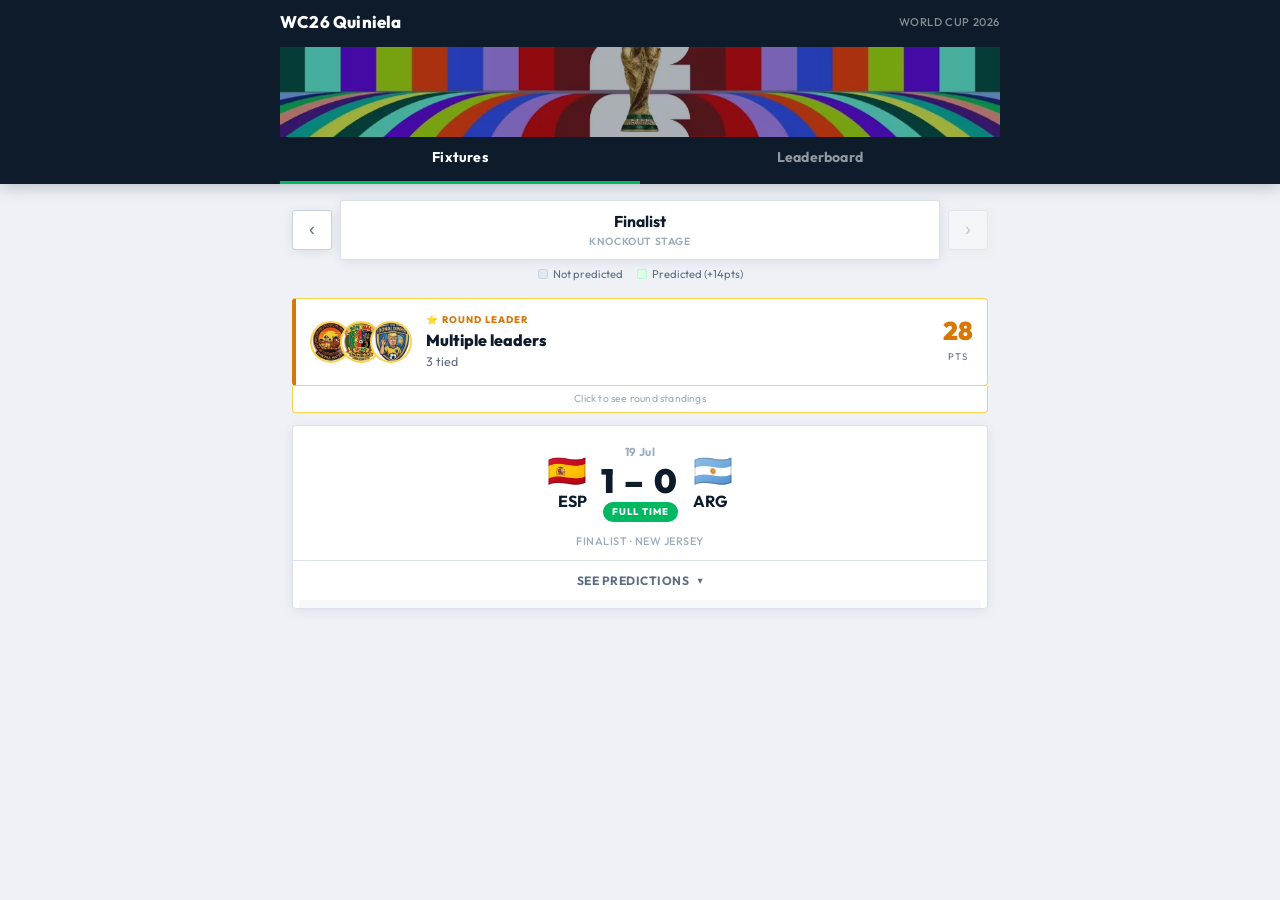
<file: index.html>
<!DOCTYPE html>
<html lang="en">
<head>
  <meta charset="UTF-8" />
  <meta name="viewport" content="width=device-width, initial-scale=1, viewport-fit=cover" />
  <title>WC26 Quiniela — Today's Fixtures</title>
  <meta name="theme-color" content="#0b1f2a" />
  <link rel="icon" href="data:image/svg+xml,%3Csvg xmlns='http://www.w3.org/2000/svg' viewBox='0 0 100 100'%3E%3Ctext y='.9em' font-size='90'%3E%E2%9A%BD%3C/text%3E%3C/svg%3E" />
  <link rel="preconnect" href="https://fonts.googleapis.com" />
  <link rel="preconnect" href="https://fonts.gstatic.com" crossorigin />
  <link href="https://fonts.googleapis.com/css2?family=Outfit:wght@400;500;600;700;800&display=swap" rel="stylesheet" />
  <link rel="stylesheet" href="css/styles.css" />
</head>
<body>
  <header class="topbar">
    <div class="topbar-brand">
      <div class="wrap">
        <div class="brand">
          <span>WC26 Quiniela</span>
          <span class="sub">World Cup 2026</span>
        </div>
      </div>
    </div>
    <div class="topbar-image"></div>
    <div class="topbar-nav">
      <div class="wrap">
        <nav class="nav">
          <a href="index.html" class="active">Fixtures</a>
          <a href="leaderboard.html">Leaderboard</a>
        </nav>
      </div>
    </div>
  </header>

  <main class="page">
    <div class="datenav">
      <button id="prevDay" aria-label="Previous day">‹</button>
      <div class="date" id="dateLabel">—</div>
      <button id="nextDay" aria-label="Next day">›</button>
    </div>
    <button class="today-jump" id="todayJump">Jump to today</button>

    <div class="legend">
      <span><i style="background:#16a34a"></i> Exact (4)</span>
      <span><i style="background:#d97706"></i> Result + GD (2)</span>
      <span><i style="background:#94a3b8"></i> Result (1)</span>
      <span><i style="background:#ef4444"></i> Miss (0)</span>
    </div>

    <div id="matches"></div>
  </main>

  <script src="js/teams.js"></script>
  <script src="js/scoring.js"></script>
  <script src="js/data.js"></script>
  <script src="js/index.js"></script>
  <script src="js/easter-egg.js"></script>
</body>
</html>
</file>
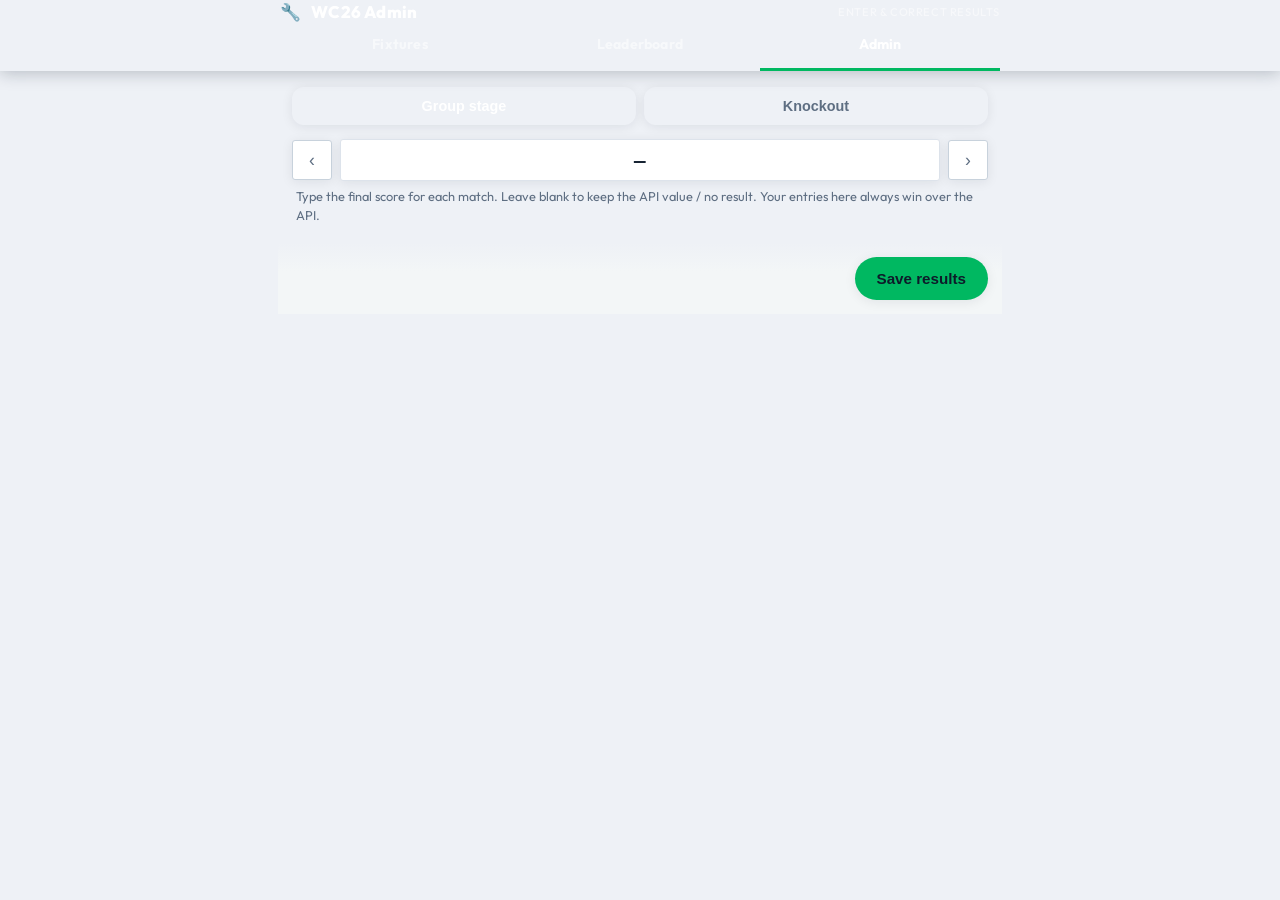
<file: admin.html>
<!DOCTYPE html>
<html lang="en">
<head>
  <meta charset="UTF-8" />
  <meta name="viewport" content="width=device-width, initial-scale=1, viewport-fit=cover" />
  <title>WC26 Quiniela — Admin</title>
  <meta name="theme-color" content="#0b1f2a" />
  <link rel="icon" href="data:image/svg+xml,%3Csvg xmlns='http://www.w3.org/2000/svg' viewBox='0 0 100 100'%3E%3Ctext y='.9em' font-size='90'%3E%E2%9A%BD%3C/text%3E%3C/svg%3E" />
  <link rel="preconnect" href="https://fonts.googleapis.com" />
  <link rel="preconnect" href="https://fonts.gstatic.com" crossorigin />
  <link href="https://fonts.googleapis.com/css2?family=Outfit:wght@400;500;600;700;800&display=swap" rel="stylesheet" />
  <link rel="stylesheet" href="css/styles.css" />
  <link rel="stylesheet" href="css/admin.css" />
</head>
<body>
  <header class="topbar">
    <div class="wrap">
      <div class="brand">
        <span class="ball">🔧</span>
        <span>WC26 Admin</span>
        <span class="sub">Enter & correct results</span>
      </div>
      <nav class="nav">
        <a href="index.html">Fixtures</a>
        <a href="leaderboard.html">Leaderboard</a>
        <a href="admin.html" class="active">Admin</a>
      </nav>
    </div>
  </header>

  <main class="page">
    <div class="admin-tabs">
      <button id="tabGroup" class="active">Group stage</button>
      <button id="tabKo">Knockout</button>
    </div>

    <section id="groupPane">
      <div class="datenav">
        <button id="prevDay" aria-label="Previous day">‹</button>
        <div class="date" id="dateLabel">—</div>
        <button id="nextDay" aria-label="Next day">›</button>
      </div>
      <p class="admin-hint">Type the final score for each match. Leave blank to keep the API value / no result. Your entries here always win over the API.</p>
      <div id="groupEditor"></div>
    </section>

    <section id="koPane" hidden>
      <p class="admin-hint">For each round, list the FIFA codes of the teams that reached it, separated by spaces or commas. Champion is one code. Normally the API fills this in — only use it to fix mistakes.</p>
      <div id="koEditor"></div>
      <details class="codes-help">
        <summary>Show all team codes</summary>
        <div id="codeList"></div>
      </details>
    </section>

    <div class="savebar">
      <span id="saveStatus"></span>
      <button id="saveBtn">Save results</button>
    </div>
  </main>

  <script src="js/teams.js"></script>
  <script src="js/data.js"></script>
  <script src="js/admin.js"></script>
</body>
</html>
</file>
<file: css/styles.css>
:root {
  --bg:        #eef1f6;
  --surface:   #ffffff;
  --surface-2: #f6f8fb;
  --header:    #0d1b2a;
  --border:    #dde3eb;
  --border-2:  #c8d2dc;
  --ink:       #0d1b2a;
  --ink-soft:  #5e6e82;
  --ink-muted: #9aacbc;
  --accent:    #00b861;
  --accent-bg: rgba(0,184,97,0.10);
  --navy:      #0d1b2a;
  --gold:      #d97706;
  --gold-bg:   #fef3c7;
  --silver:    #64748b;
  --bronze:    #92400e;
  --pill-exact: #16a34a;
  --pill-good:  #d97706;
  --pill-ok:    #94a3b8;
  --pill-zero:  #ef4444;
  --shadow:    0 2px 12px rgba(13,27,42,0.08);
  --shadow-md: 0 4px 20px rgba(13,27,42,0.12);
  --radius: 4px;
  font-synthesis-weight: none;
}

* { box-sizing: border-box; }
html, body { margin: 0; padding: 0; }
body {
  font-family: "Outfit", system-ui, -apple-system, "Segoe UI", Roboto, sans-serif;
  color: var(--ink);
  background: var(--bg);
  -webkit-font-smoothing: antialiased;
  line-height: 1.45;
}

/* ═══════════════════════════════════════
   HEADER
═══════════════════════════════════════ */
.topbar {
  position: sticky; top: 0; z-index: 20;
  box-shadow: 0 2px 16px rgba(13,27,42,0.25);
}
.topbar-brand {
  background: var(--header);
  padding: 10px 12px 13px;
}
.topbar-image {
  background: var(--header);
}
.topbar-image::before {
  content: '';
  display: block;
  max-width: 720px;
  margin: 0 auto;
  height: 90px;
  background:
    linear-gradient(rgba(13,27,42,0.35), rgba(13,27,42,0.35)),
    url('../assets/wc26-brand.avif') center / cover;
}
.topbar-nav {
  background: var(--header);
}
.topbar .wrap { max-width: 720px; margin: 0 auto; }

.brand {
  display: flex; align-items: center; gap: 10px;
  font-weight: 800; font-size: 1.05rem; letter-spacing: 0.2px; color: #fff;
}
.brand .sub {
  margin-left: auto; font-weight: 500; font-size: 0.7rem;
  color: rgba(255,255,255,0.5); letter-spacing: 0.6px; text-transform: uppercase;
}

.nav { display: flex; }
.nav a {
  flex: 1; text-align: center; text-decoration: none;
  color: rgba(255,255,255,0.55); padding: 10px 12px 13px;
  font-weight: 700; font-size: 0.88rem; letter-spacing: 0.2px;
  border-bottom: 3px solid transparent;
  transition: color 0.15s, border-color 0.15s;
}
.nav a.active  { color: #fff; border-bottom-color: var(--accent); }
.nav a:hover:not(.active) { color: rgba(255,255,255,0.85); }

/* ═══════════════════════════════════════
   LAYOUT
═══════════════════════════════════════ */
.page { max-width: 720px; margin: 0 auto; padding: 16px 12px 60px; }

/* ═══════════════════════════════════════
   DATE NAVIGATOR
═══════════════════════════════════════ */
.datenav {
  display: flex; align-items: center; gap: 8px; margin-bottom: 6px;
}
.datenav button {
  border: 1px solid var(--border-2); background: var(--surface);
  color: var(--ink-soft); width: 40px; height: 40px; border-radius: 3px;
  font-size: 1.1rem; cursor: pointer; flex: none;
  box-shadow: var(--shadow); transition: background 0.15s, color 0.15s;
}
.datenav button:hover:not(:disabled) { background: var(--surface-2); color: var(--ink); }
.datenav button:disabled { opacity: 0.3; cursor: default; }
.datenav .date {
  flex: 1; text-align: center; font-weight: 700; font-size: 0.98rem;
  background: var(--surface); border: 1px solid var(--border);
  border-radius: 3px; padding: 9px 12px; box-shadow: var(--shadow);
}
.datenav .date small {
  display: block; font-weight: 600; color: var(--ink-muted);
  font-size: 0.65rem; text-transform: uppercase; letter-spacing: 0.6px; margin-top: 2px;
}

.today-jump {
  display: block; margin: 0 auto 14px; border: none; background: none;
  color: var(--accent); font-weight: 700; font-size: 0.8rem;
  cursor: pointer; font-family: inherit; letter-spacing: 0.2px;
}

/* ═══════════════════════════════════════
   SCORING LEGEND
═══════════════════════════════════════ */
.legend {
  display: flex; flex-wrap: wrap; gap: 6px 14px; justify-content: center;
  margin: 2px 0 16px; font-size: 0.7rem; color: var(--ink-soft);
}
.legend span { display: inline-flex; align-items: center; gap: 5px; }
.legend i { width: 10px; height: 10px; border-radius: 2px; display: inline-block; }

/* ═══════════════════════════════════════
   PLAYER OF THE DAY
═══════════════════════════════════════ */
/* Expandable wrapper for KO round POTD */
.potd-expandable {
  border-radius: var(--radius); margin-bottom: 12px;
  cursor: pointer; user-select: none;
}
.potd-expandable .potd {
  border-radius: var(--radius) var(--radius) 0 0; margin-bottom: 0;
  transition: border-radius 0.15s;
}
.potd-expandable:not(.open) .potd { border-radius: var(--radius); }
.potd-hint {
  margin: 0; text-align: center; font-size: 0.65rem; color: var(--ink-muted);
  padding: 5px 0 6px; letter-spacing: 0.2px;
  background: var(--surface); border: 1px solid #fcd34d; border-top: none;
  border-radius: 0 0 var(--radius) var(--radius);
  transition: opacity 0.15s;
}
.potd-expandable.open .potd-hint { display: none; }
.round-scores {
  display: none; background: var(--surface);
  border: 1px solid #fcd34d; border-top: none;
  border-radius: 0 0 var(--radius) var(--radius);
  padding: 8px 12px 10px;
}
.potd-expandable.open .round-scores { display: block; }
.round-score-row {
  display: flex; align-items: center; gap: 8px;
  padding: 5px 4px; border-bottom: 1px solid var(--border);
  font-size: 0.82rem;
}
.round-score-row:last-child { border-bottom: none; }
.round-score-row.leader { font-weight: 700; }
.rs-rank { width: 22px; text-align: center; font-size: 0.8rem; flex: none; }
.rs-who  { flex: 1; min-width: 0; }
.rs-team { display: block; font-weight: 700; font-size: 0.82rem; color: var(--ink); white-space: nowrap; overflow: hidden; text-overflow: ellipsis; }
.rs-player { display: block; font-size: 0.7rem; color: var(--ink-soft); margin-top: 1px; }
.rs-pts { font-weight: 800; color: var(--navy); font-size: 0.88rem; flex: none; }
.round-score-row.leader .rs-pts { color: var(--gold-dark, #b45309); }
.potd-logo.sm { width: 26px; height: 26px; border-width: 1px; flex: none; }

.potd {
  display: flex; align-items: center; gap: 14px;
  background: var(--surface); border: 1px solid #fcd34d;
  border-left: 4px solid var(--gold); border-radius: var(--radius);
  box-shadow: var(--shadow); padding: 14px; margin-bottom: 12px;
}
.potd-expandable .potd { margin-bottom: 0; box-shadow: none; }
.potd-faces { display: flex; flex: none; }
.potd-logo {
  width: 52px; height: 52px; border-radius: 50%; object-fit: cover;
  border: 2px solid #fcd34d; background: var(--surface-2);
}
.potd.tie .potd-logo { width: 42px; height: 42px; margin-left: -12px; }
.potd.tie .potd-logo:first-child { margin-left: 0; }
.potd-body { flex: 1; min-width: 0; }
.potd-label {
  font-size: 0.6rem; font-weight: 800; text-transform: uppercase;
  letter-spacing: 1px; color: var(--gold);
}
.potd-team {
  font-size: 1rem; font-weight: 800; color: var(--ink);
  white-space: nowrap; overflow: hidden; text-overflow: ellipsis; margin-top: 2px;
}
.potd-player { font-size: 0.78rem; color: var(--ink-soft); margin-top: 1px; }
.potd-pts { flex: none; text-align: center; }
.potd-pts .n { display: block; font-size: 1.6rem; font-weight: 900; color: var(--gold); line-height: 1; }
.potd-pts .l { font-size: 0.6rem; text-transform: uppercase; letter-spacing: 0.8px; color: var(--ink-soft); }

/* ═══════════════════════════════════════
   GROUP STAGE SUMMARY
═══════════════════════════════════════ */
.gs-summary { padding-bottom: 8px; }
.gs-summary-header {
  background: var(--surface); border: 1px solid var(--border);
  border-radius: var(--radius); box-shadow: var(--shadow);
  padding: 16px; margin-bottom: 14px; text-align: center;
}
.gs-summary-title { font-size: 1.1rem; font-weight: 800; color: var(--navy); }
.gs-summary-sub { font-size: 0.78rem; color: var(--ink-soft); margin-top: 3px; }

.gs-groups-grid {
  display: grid; grid-template-columns: 1fr 1fr; gap: 8px; margin-bottom: 14px;
}
.gs-group-card {
  background: var(--surface); border: 1px solid var(--border);
  border-radius: var(--radius); box-shadow: var(--shadow); overflow: hidden;
}
.gs-group-header {
  background: var(--navy); color: #fff;
  font-size: 0.65rem; font-weight: 800; text-transform: uppercase;
  letter-spacing: 0.8px; padding: 5px 10px;
}
.gs-team-row {
  display: flex; align-items: center; gap: 5px;
  padding: 5px 8px; border-bottom: 1px solid var(--border); font-size: 0.72rem;
}
.gs-team-row:last-child { border-bottom: none; }
.gs-team-row.eliminated { opacity: 0.38; }
.gs-pos { width: 22px; font-size: 0.6rem; color: var(--ink-muted); font-weight: 600; flex: none; }
.gs-flag { font-size: 1rem; line-height: 1; flex: none; }
.gs-name { flex: 1; font-weight: 600; color: var(--ink); white-space: nowrap; overflow: hidden; text-overflow: ellipsis; }
.gs-pts-badge { font-size: 0.6rem; color: var(--ink-muted); flex: none; }
.gs-q  { color: #16a34a; font-size: 0.75rem; font-weight: 800; flex: none; }
.gs-out{ color: var(--ink-muted); font-size: 0.7rem; flex: none; opacity: 0.5; }

.gs-standings-section {
  background: var(--surface); border: 1px solid var(--border);
  border-radius: var(--radius); box-shadow: var(--shadow); overflow: hidden;
}
.gs-standings-title {
  font-size: 0.65rem; font-weight: 800; text-transform: uppercase;
  letter-spacing: 0.8px; color: var(--ink-soft);
  padding: 10px 14px 6px; border-bottom: 1px solid var(--border);
}
.gs-standings { padding: 4px 10px 6px; }

/* ═══════════════════════════════════════
   MATCH CARD
═══════════════════════════════════════ */
.match {
  background: var(--surface); border: 1px solid var(--border);
  border-radius: var(--radius); margin-bottom: 10px;
  overflow: hidden; box-shadow: var(--shadow);
}
.match-head {
  display: grid; grid-template-columns: 1fr auto 1fr;
  align-items: center; gap: 8px; padding: 18px 16px 12px; cursor: pointer;
}
.team { display: flex; flex-direction: column; align-items: center; gap: 4px; text-align: center; }
.team.home { align-items: flex-end; text-align: right; }
.team.away { align-items: flex-start; text-align: left; }
.team .flag { font-size: 2rem; line-height: 1; }
.team .nm { font-weight: 700; font-size: 0.88rem; color: var(--ink); }

.score { text-align: center; min-width: 90px; }
.fixture-date { font-size: 0.72rem; font-weight: 700; color: var(--ink-muted); letter-spacing: 0.3px; margin-bottom: 3px; }
.score .big {
  font-weight: 900; font-size: 1.8rem; letter-spacing: 2px;
  color: var(--navy); line-height: 1;
}
.score .status {
  display: inline-block; margin-top: 5px; font-size: 0.6rem; font-weight: 800;
  text-transform: uppercase; letter-spacing: 1px; padding: 3px 9px; border-radius: 999px;
}
.status.ft       { background: var(--accent); color: #fff; }
.status.upcoming { background: var(--navy);   color: #fff; }
.tz-note         { font-size: 0.55rem; opacity: 0.75; font-weight: 600; letter-spacing: 0.5px; }
.pen-result      { margin-top: 5px; font-size: 0.68rem; font-weight: 600; color: var(--ink-soft); }

.match-meta {
  text-align: center; color: var(--ink-muted); font-size: 0.68rem;
  padding: 0 16px 10px; border-bottom: 1px solid var(--border);
  text-transform: uppercase; letter-spacing: 0.5px; font-weight: 500;
}

/* ═══════════════════════════════════════
   EXPAND / COLLAPSE
═══════════════════════════════════════ */
.preds-toggle {
  width: 100%; border: none; background: transparent; cursor: pointer;
  display: flex; align-items: center; justify-content: center; gap: 8px;
  padding: 12px; font-weight: 700; font-size: 0.75rem;
  color: var(--ink-soft); font-family: inherit; letter-spacing: 0.5px;
  text-transform: uppercase; transition: color 0.15s;
}
.preds-toggle:hover { color: var(--ink); }
.preds-toggle .chev { transition: transform 0.25s ease; font-size: 0.65rem; }
.match.open .preds-toggle .chev { transform: rotate(180deg); }
.match.open .preds-toggle { color: var(--accent); }

.preds-wrap {
  display: grid; grid-template-rows: 0fr;
  transition: grid-template-rows 0.28s ease;
}
.match.open .preds-wrap { grid-template-rows: 1fr; }
.preds-wrap > .preds { overflow: hidden; min-height: 0; }

/* ═══════════════════════════════════════
   PREDICTIONS
═══════════════════════════════════════ */
.preds { padding: 0 6px 8px; }
.pred {
  display: grid; grid-template-columns: 28px minmax(0,1fr) auto 40px 34px;
  align-items: center; gap: 8px; padding: 8px; border-radius: 3px;
}
.pred:nth-child(odd) { background: var(--surface-2); }
.pred .logo {
  width: 28px; height: 28px; border-radius: 50%; object-fit: cover;
  background: var(--bg); border: 1px solid var(--border);
}
.pred .team-name {
  font-weight: 700; font-size: 0.82rem; white-space: nowrap;
  overflow: hidden; text-overflow: ellipsis; color: var(--ink);
}
.pred .player-name {
  color: var(--ink-muted); font-size: 0.72rem; white-space: nowrap; text-align: right;
}
.pred .guess {
  font-weight: 800; font-size: 0.88rem; color: var(--ink);
  letter-spacing: 1px; text-align: center; font-variant-numeric: tabular-nums;
}
.pred .pts {
  font-weight: 800; font-size: 0.78rem; min-width: 30px; text-align: center;
  padding: 3px 0; border-radius: 6px;
}
.pts.p4 { background: var(--pill-exact); color: #fff; }
.pts.p2 { background: var(--pill-good);  color: #fff; }
.pts.p1 { background: var(--pill-ok);    color: #fff; }
.pts.p0 { background: var(--pill-zero);  color: #fff; }
.pts.pending { background: transparent; color: var(--ink-muted); font-size: 1rem; }

/* ═══════════════════════════════════════
   KNOCKOUT ROUND CARD
═══════════════════════════════════════ */
.ko-adv-section {
  display: flex; flex-wrap: wrap; gap: 5px;
  padding: 14px 16px 10px;
  border-bottom: 1px solid var(--border);
}
.ko-adv-chip {
  display: inline-flex; align-items: center; gap: 3px;
  background: var(--surface-alt, #f1f5f9); border: 1px solid var(--border);
  border-radius: 5px; padding: 3px 7px;
  font-size: 0.72rem; font-weight: 600; color: var(--ink);
}
.ko-code { font-size: 0.65rem; opacity: 0.7; }

/* Knockout prediction rows */
.ko-pred {
  display: grid;
  grid-template-columns: 40px 1fr auto auto;
  grid-template-rows: auto auto;
  align-items: start;
  gap: 0 10px;
  padding: 10px 12px;
  border-bottom: 1px solid var(--border);
}
.ko-pred .logo        { grid-row: 1 / 3; align-self: center; }
.ko-pred .pred-meta   { grid-column: 2; }
.ko-pred .ko-picks    { grid-column: 2 / 4; grid-row: 2; display: flex; flex-wrap: wrap; gap: 4px; margin-top: 6px; }
.ko-pred .ko-pts-badge { grid-column: 4; grid-row: 1; align-self: center; font-weight: 800; font-size: 0.85rem; color: var(--accent); white-space: nowrap; }

.ko-pick-chip {
  display: inline-flex; align-items: center; gap: 2px;
  padding: 2px 6px; border-radius: 4px;
  font-size: 0.68rem; font-weight: 600;
}
.ko-pick-chip.hit  { background: #dcfce7; color: #15803d; }
.ko-pick-chip.miss { background: #f1f5f9; color: #94a3b8; text-decoration: line-through; }

/* Knockout match pred row — overrides .pred's 5-col grid to 4 cols */
.ko-match-pred { grid-template-columns: 28px 1fr auto 34px !important; align-items: center; }
.ko-pred-who { display: flex; flex-direction: column; justify-content: center; min-width: 0; }
.ko-match-pred .player-name {
  text-align: left; font-size: 0.82rem; font-weight: 700; color: var(--ink);
}
.ko-progress-hint { font-size: 0.62rem; color: var(--ink-soft); margin-top: 2px; white-space: nowrap; overflow: hidden; text-overflow: ellipsis; }
.ko-match-picks { display: flex; gap: 5px; align-items: center; flex-wrap: nowrap; }

/* Team outcome chips — always shown for both teams in a KO match */
.ko-team-chip {
  display: inline-flex; align-items: center; gap: 3px;
  padding: 2px 7px; border-radius: 5px;
  font-size: 0.7rem; font-weight: 600; white-space: nowrap;
  border: 1px solid transparent;
}
/* picked for this round → green +pts; rooting = picked here AND in next round too */
.ko-team-chip.correct { background: #dcfce7; color: #15803d; border-color: #bbf7d0; }
.ko-team-chip.rooting { background: #dcfce7; color: #15803d; border: 2px solid #166534; padding: 1px 6px; }
.ko-team-chip.out     { background: var(--bg); color: var(--ink-muted); border-color: var(--border); opacity: 0.45; }
.chip-pts { font-size: 0.72em; font-weight: 700; margin-left: 2px; opacity: 0.75; }

/* TBD split-flag display before a source match is settled */
.tbd-flags { font-size: 0.85em; opacity: 0.8; }

/* Cap POTD logos when many co-winners */
.potd-extra {
  display: inline-flex; align-items: center; justify-content: center;
  background: var(--bg); border: 1px solid var(--border);
  font-size: 0.65rem; font-weight: 700; color: var(--ink-soft);
  border-radius: 50%; width: 44px; height: 44px;
}

/* ═══════════════════════════════════════
   EMPTY STATE
═══════════════════════════════════════ */
.empty {
  background: var(--surface); border: 1px solid var(--border);
  border-radius: var(--radius); box-shadow: var(--shadow);
  padding: 48px 20px; text-align: center; color: var(--ink-soft);
}
.empty .big { font-size: 2.5rem; margin-bottom: 8px; }

/* ═══════════════════════════════════════
   LEADERBOARD
═══════════════════════════════════════ */
.lb-title {
  font-size: 0.7rem; font-weight: 800; margin: 4px 0 10px;
  text-transform: uppercase; letter-spacing: 1px; color: var(--ink-muted);
}

.lb-row {
  display: grid; grid-template-columns: 30px 44px 1fr auto;
  align-items: center; gap: 12px;
  background: var(--surface); border: 1px solid var(--border);
  border-radius: var(--radius); padding: 11px 14px; margin-bottom: 6px;
  box-shadow: var(--shadow); border-left-width: 4px;
}
.lb-row        { border-left-color: var(--border); }
.lb-row.top1   { border-left-color: var(--gold); }
.lb-row.top2   { border-left-color: var(--silver); }
.lb-row.top3   { border-left-color: var(--bronze); }

.lb-row .rank {
  font-weight: 900; font-size: 1rem; color: var(--ink-muted);
  text-align: center; font-variant-numeric: tabular-nums;
}
.lb-row.top1 .rank { color: var(--gold); }
.lb-row.top2 .rank { color: var(--silver); }
.lb-row.top3 .rank { color: var(--bronze); }

.lb-row .logo {
  width: 44px; height: 44px; border-radius: 50%; object-fit: cover;
  background: var(--bg); border: 1px solid var(--border);
}
.lb-row .who .name { font-weight: 700; font-size: 0.9rem; color: var(--ink); }
.lb-row .who .team { display: block; text-align: left; color: var(--ink-soft); font-size: 0.74rem; margin-top: 1px; }
.lb-row .who .split { color: var(--ink-muted); font-size: 0.68rem; margin-top: 2px; }
.lb-row .total { text-align: right; }
.lb-row .total .n {
  font-weight: 900; font-size: 1.5rem; line-height: 1;
  color: var(--navy); font-variant-numeric: tabular-nums;
}
.lb-row .total .l {
  font-size: 0.6rem; color: var(--ink-muted);
  text-transform: uppercase; letter-spacing: 0.8px;
}

.note-card {
  background: var(--gold-bg); border: 1px solid #fcd34d;
  color: #92400e; border-radius: var(--radius);
  padding: 12px 14px; font-size: 0.8rem; margin-bottom: 14px; line-height: 1.5;
}

/* ═══════════════════════════════════════
   FRESHNESS
═══════════════════════════════════════ */
.freshness {
  display: inline-flex; align-items: center; gap: 5px;
  font-size: 0.68rem; font-weight: 700; border-radius: 20px;
  padding: 4px 10px; margin-bottom: 12px;
  text-transform: uppercase; letter-spacing: 0.5px;
}
.freshness.up-to-date { background: var(--accent-bg); color: var(--accent); }
.freshness.stale      { background: var(--gold-bg);   color: var(--gold); }

/* ═══════════════════════════════════════
   LOGO MODAL
═══════════════════════════════════════ */
.leaderboard-page img.logo { cursor: zoom-in; }

.logo-modal-overlay {
  display: none;
  position: fixed; top: 0; left: 0; right: 0; bottom: 0;
  width: 100%; height: 100%; z-index: 9999;
  background: rgba(13,27,42,0.88);
  backdrop-filter: blur(8px); -webkit-backdrop-filter: blur(8px);
  align-items: center; justify-content: center;
  flex-direction: column; gap: 16px; cursor: zoom-out;
}
.logo-modal-overlay.open { display: flex; }
.logo-modal-overlay img {
  max-width: min(300px, 86vw); max-height: min(300px, 58vh);
  object-fit: contain; border-radius: 16px;
  filter: drop-shadow(0 8px 40px rgba(0,0,0,0.5));
  animation: modal-pop 0.18s ease;
}
.logo-modal-label {
  color: #fff; font-size: 0.88rem; font-weight: 700;
  text-align: center; max-width: 280px; letter-spacing: 0.2px;
}
@keyframes modal-pop {
  from { transform: scale(0.8); opacity: 0; }
  to   { transform: scale(1);   opacity: 1; }
}

/* ═══════════════════════════════════════
   WINNER MODAL
═══════════════════════════════════════ */
.wm-overlay {
  position: fixed; inset: 0; z-index: 9998;
  background: rgba(13,27,42,0.82);
  display: flex; align-items: center; justify-content: center;
  opacity: 0; transition: opacity 0.35s ease;
  pointer-events: none;
}
.wm-overlay.open { opacity: 1; pointer-events: all; }

.wm-confetti {
  position: absolute; inset: 0; overflow: hidden; pointer-events: none;
}
.cp {
  position: absolute; top: -20px; width: 9px; height: 9px;
  opacity: 0;
}
@keyframes confetti-fall {
  0%   { top: -20px; opacity: 1; }
  90%  { opacity: 1; }
  100% { top: 110vh; opacity: 0; }
}
@keyframes confetti-spin-cw  { to { transform: rotate(720deg); } }
@keyframes confetti-spin-ccw { to { transform: rotate(-720deg); } }

.wm-card {
  position: relative; z-index: 1;
  background: var(--surface);
  border-radius: 8px; padding: 36px 32px 28px;
  text-align: center; max-width: 340px; width: 90%;
  box-shadow: 0 24px 64px rgba(0,0,0,0.45);
  transform: scale(0.88); transition: transform 0.35s cubic-bezier(0.34,1.56,0.64,1);
}
.wm-overlay.open .wm-card { transform: scale(1); }

.wm-trophy {
  font-size: 3.2rem; line-height: 1;
  animation: trophy-bounce 0.7s 0.4s cubic-bezier(0.34,1.56,0.64,1) both;
}
@keyframes trophy-bounce {
  from { transform: scale(0) rotate(-15deg); opacity: 0; }
  to   { transform: scale(1) rotate(0deg);  opacity: 1; }
}

.wm-logo {
  display: block; width: 80px; height: 80px;
  border-radius: 50%; object-fit: cover;
  background: var(--bg); border: 3px solid var(--gold);
  margin: 16px auto 0;
}
.wm-logo-placeholder { background: var(--bg); }

.wm-congratulations {
  margin-top: 18px;
  font-size: 0.75rem; font-weight: 700; letter-spacing: 1.5px;
  text-transform: uppercase; color: var(--accent);
}
.wm-team {
  margin-top: 6px;
  font-size: 1.25rem; font-weight: 800; color: var(--ink);
  line-height: 1.2;
}
.wm-name {
  margin-top: 4px;
  font-size: 0.85rem; color: var(--ink-soft);
}
.wm-pts {
  margin-top: 14px;
  display: inline-block;
  background: var(--gold-bg); border-radius: 4px;
  padding: 6px 16px;
}
.wm-pts-n { font-size: 1.5rem; font-weight: 900; color: var(--gold); }
.wm-pts-l { font-size: 0.7rem; font-weight: 700; color: var(--gold); text-transform: uppercase; letter-spacing: 0.8px; }

.wm-close {
  display: block; margin: 22px auto 0;
  background: var(--header); color: #fff;
  border: none; border-radius: 4px;
  padding: 10px 32px; font-size: 0.85rem;
  font-weight: 700; letter-spacing: 0.3px;
  cursor: pointer; transition: opacity 0.15s;
}
.wm-close:hover { opacity: 0.8; }

/* ═══════════════════════════════════════
   EASTER EGG
═══════════════════════════════════════ */
.ee-overlay {
  position: fixed; inset: 0; z-index: 9999;
  background: rgba(0,0,0,0.92);
  display: flex; flex-direction: column; align-items: center; justify-content: center; gap: 16px;
  opacity: 0; transition: opacity 0.2s ease;
  cursor: pointer;
}
.ee-caption {
  color: #fff; font-size: 1.4rem; font-weight: 800;
  letter-spacing: 0.5px; text-align: center;
}
.ee-overlay.open { opacity: 1; }
.ee-img {
  max-width: 90vw; max-height: 85vh;
  object-fit: contain; border-radius: 4px;
}
.ee-text {
  font-size: clamp(5rem, 25vw, 14rem);
  font-weight: 900; color: #fff;
  letter-spacing: -0.02em; line-height: 1;
  font-family: inherit;
}

/* ═══════════════════════════════════════
   RESPONSIVE
═══════════════════════════════════════ */
@media (min-width: 620px) {
  .team .nm   { font-size: 1rem; }
  .score .big { font-size: 2.1rem; }
}
</file>
<file: css/admin.css>
.admin-tabs { display: flex; gap: 8px; margin-bottom: 14px; }
.admin-tabs button {
  flex: 1; border: none; background: var(--card); color: var(--ink-soft);
  padding: 11px; border-radius: 12px; font-weight: 700; font-size: 0.9rem;
  box-shadow: var(--shadow); cursor: pointer;
}
.admin-tabs button.active { background: var(--bg-grad-2); color: #fff; }

.admin-hint { color: var(--ink-soft); font-size: 0.8rem; margin: 0 4px 14px; }

.adm-match {
  background: var(--card); border-radius: 14px; box-shadow: var(--shadow);
  padding: 12px 14px; margin-bottom: 10px;
  display: grid; grid-template-columns: 1fr auto 1fr; align-items: center; gap: 8px;
}
.adm-match .side { display: flex; align-items: center; gap: 8px; min-width: 0; }
.adm-match .side.away { flex-direction: row-reverse; text-align: right; }
.adm-match .side .flag { font-size: 1.4rem; flex: none; }
.adm-match .side .nm { font-weight: 600; font-size: 0.85rem; white-space: nowrap; overflow: hidden; text-overflow: ellipsis; }
.adm-match .inputs { display: flex; align-items: center; gap: 6px; }
.adm-match input.score {
  width: 46px; height: 46px; text-align: center; font-size: 1.2rem; font-weight: 800;
  border: 2px solid var(--line); border-radius: 12px; background: #fafcfc; color: var(--ink);
}
.adm-match input.score:focus { border-color: var(--accent); outline: none; background: #fff; }
.adm-match .dash { color: var(--ink-soft); font-weight: 700; }
.adm-match .meta { grid-column: 1 / -1; text-align: center; color: var(--ink-soft); font-size: 0.7rem; margin-top: 4px; }
.adm-match.has-override { border-left: 4px solid var(--gold); }

.ko-round {
  background: var(--card); border-radius: 14px; box-shadow: var(--shadow);
  padding: 14px; margin-bottom: 12px;
}
.ko-round h3 { margin: 0 0 4px; font-size: 1rem; }
.ko-round .pts { color: var(--ink-soft); font-size: 0.74rem; font-weight: 600; }
.ko-round input[type=text] {
  width: 100%; margin-top: 8px; padding: 10px 12px; font-size: 0.9rem;
  border: 2px solid var(--line); border-radius: 10px; font-family: inherit;
}
.ko-round input[type=text]:focus { border-color: var(--accent); outline: none; }
.ko-preview { margin-top: 8px; display: flex; flex-wrap: wrap; gap: 6px; }
.ko-chip { background: #eef6f2; border-radius: 999px; padding: 3px 9px; font-size: 0.78rem; }
.ko-chip.bad { background: #ffe2e2; color: #a40000; }

.codes-help { margin-top: 8px; font-size: 0.8rem; color: var(--ink-soft); }
.codes-help #codeList { display: flex; flex-wrap: wrap; gap: 6px; margin-top: 8px; }
.codes-help .ko-chip { background: #fff; box-shadow: var(--shadow); }

.savebar {
  position: sticky; bottom: 0; margin: 18px -14px -60px; padding: 14px;
  background: linear-gradient(180deg, rgba(243,246,247,0) 0%, #f3f6f7 40%);
  display: flex; align-items: center; gap: 12px; justify-content: flex-end;
}
.savebar #saveStatus { color: var(--ink-soft); font-size: 0.82rem; }
.savebar #saveStatus.ok { color: #06734e; font-weight: 600; }
.savebar #saveStatus.err { color: #a40000; font-weight: 600; }
.savebar button {
  border: none; background: var(--accent); color: var(--accent-ink);
  font-weight: 800; font-size: 0.95rem; padding: 13px 22px; border-radius: 999px;
  box-shadow: var(--shadow); cursor: pointer;
}
.savebar button:disabled { opacity: 0.5; cursor: default; }
</file>
